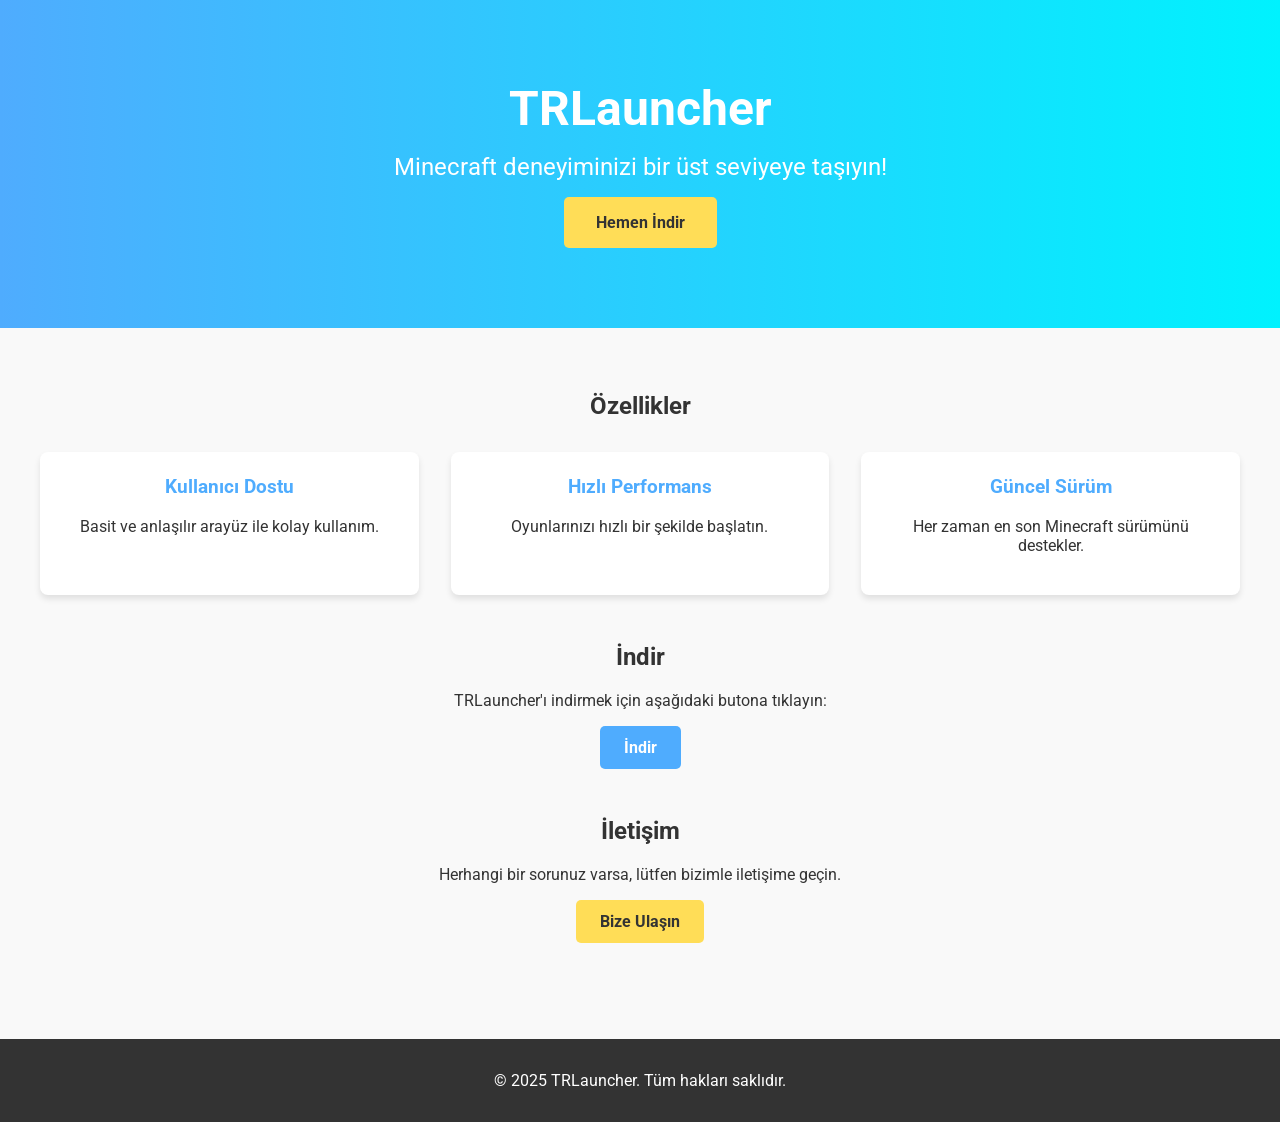
<file: index.html>
<!DOCTYPE html>
<html lang="tr">
<head>
    <meta charset="UTF-8">
    <meta name="viewport" content="width=device-width, initial-scale=1.0">    
    <title>TRLauncher</title>
    <link rel="stylesheet" href="styles.css">
    <link href="https://fonts.googleapis.com/css2?family=Roboto:wght@400;700&display=swap" rel="stylesheet">
    <meta name="google-site-verification" content="X4x4dWuWlZk9AVYq-Xi2np2ulCGWcaNtHpvWJJ5W1mE" />
</head>
<body>
    <header class="hero">
        <div class="container">
            <h1>TRLauncher</h1>
            <p class="tagline">Minecraft deneyiminizi bir üst seviyeye taşıyın!</p>
            <a href="https://github.com/TRLauncher-VisualStudio/main-TRLauncher/releases" class="cta-button">Hemen İndir</a>
        </div>
    </header>
    
    <main class="container">
        <section id="features" class="section">
            <h2>Özellikler</h2>
            <div class="features-grid">
                <div class="feature-item">
                    <h3>Kullanıcı Dostu</h3>
                    <p>Basit ve anlaşılır arayüz ile kolay kullanım.</p>
                </div>
                <div class="feature-item">
                    <h3>Hızlı Performans</h3>
                    <p>Oyunlarınızı hızlı bir şekilde başlatın.</p>
                </div>
                <div class="feature-item">
                    <h3>Güncel Sürüm</h3>
                    <p>Her zaman en son Minecraft sürümünü destekler.</p>
                </div>
            </div>
        </section>
        
        <section id="download" class="section">
            <h2>İndir</h2>
            <p>TRLauncher'ı indirmek için aşağıdaki butona tıklayın:</p>
            <a href="https://github.com/TRLauncher-VisualStudio/main-TRLauncher/releases" class="download-button">İndir</a>
        </section>
        
        <section id="contact" class="section">
            <h2>İletişim</h2>
            <p>Herhangi bir sorunuz varsa, lütfen bizimle iletişime geçin.</p>
            <a href="#" class="contact-button">Bize Ulaşın</a>
        </section>
    </main>
    
    <footer class="footer">
        <p>&copy; 2025 TRLauncher. Tüm hakları saklıdır.</p>
    </footer>
</body>
</html>
</file>
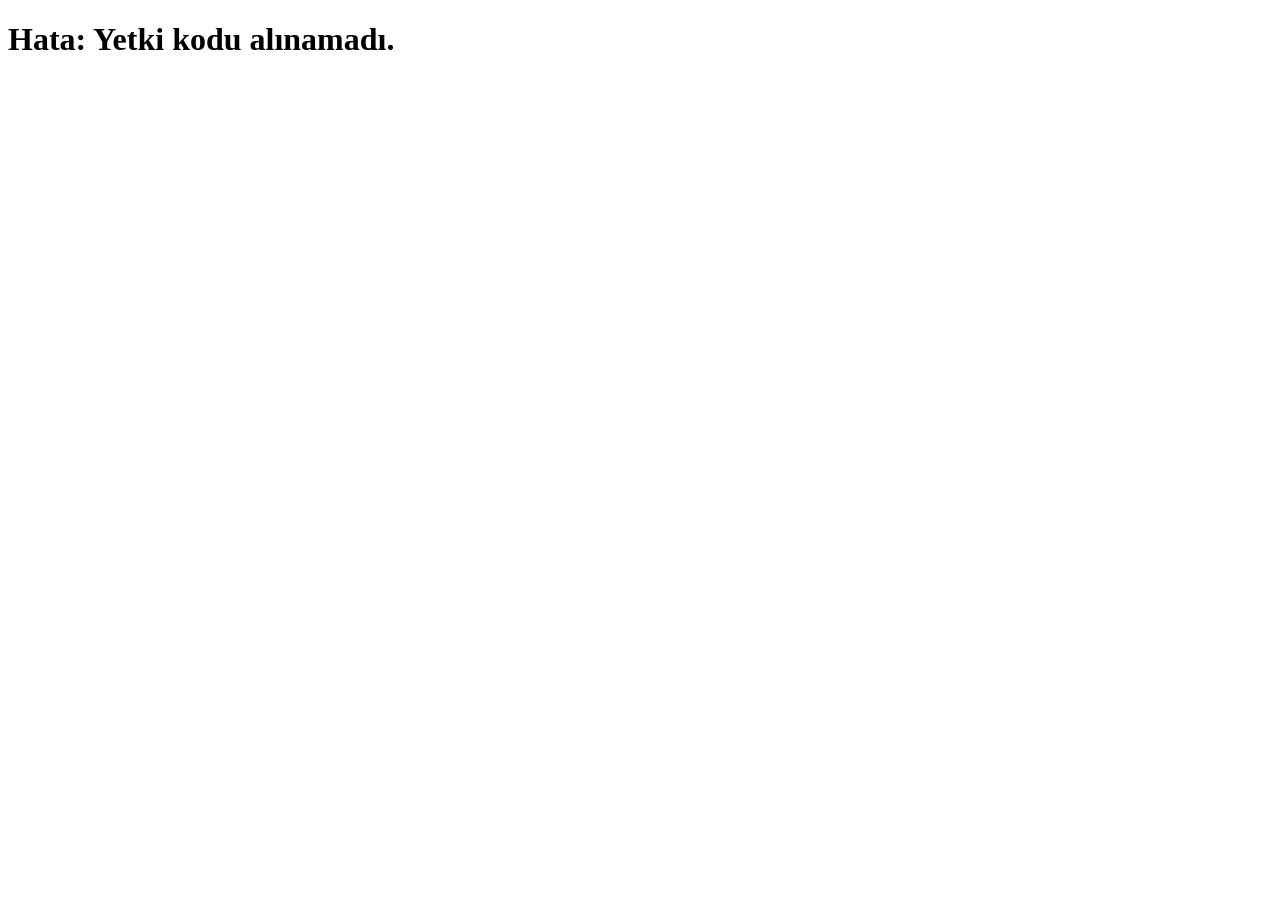
<file: auth.html>
<!DOCTYPE html>
<html lang="en">
<head>
    <meta charset="UTF-8">
    <meta name="viewport" content="width=device-width, initial-scale=1.0">
    <title>TRLauncher - GitHub Doğrulaması</title>
    <script>
        // Sayfa yüklendiğinde çalışacak
        window.onload = function() {
            // URL'deki "code" parametresini yakala
            const urlParams = new URLSearchParams(window.location.search);
            const authCode = urlParams.get('code');
            const error = urlParams.get('error');

            if (error) {
                document.body.innerHTML = "<h1>Hata: Giriş reddedildi.</h1>";
                return;
            }

            if (authCode) {
                // Ana uygulamaya mesaj gönder
                if (window.opener) {
                    window.opener.postMessage({ type: 'github-auth', code: authCode }, '*');
                }
                // Kullanıcıya bilgi ver
                document.body.innerHTML = "<h1>Giriş başarılı! Pencere kapanıyor...</h1>";
                setTimeout(() => window.close(), 2000); // 2 saniye sonra pencereyi kapat
            } else {
                document.body.innerHTML = "<h1>Hata: Yetki kodu alınamadı.</h1>";
            }
        };
    </script>
</head>
<body>
    <p>Yükleniyor...</p>
</body>
</html>
</file>
<file: styles.css>
body {
    font-family: 'Roboto', sans-serif;
    background-color: #f9f9f9;
    color: #333;
    margin: 0;
    padding: 0;
}

.hero {
    background: linear-gradient(to right, #4facfe, #00f2fe);
    color: white;
    text-align: center;
    padding: 4rem 1rem;
}

.hero h1 {
    font-size: 3rem;
    margin: 0;
}

.hero .tagline {
    font-size: 1.5rem;
    margin: 1rem 0;
}

.cta-button {
    display: inline-block;
    padding: 1rem 2rem;
    background: #ffdd57;
    color: #333;
    text-decoration: none;
    font-weight: bold;
    border-radius: 5px;
    transition: background 0.3s;
}

.cta-button:hover {
    background: #ffc107;
}

.container {
    max-width: 1200px;
    margin: 0 auto;
    padding: 1rem;
}

.section {
    margin: 3rem 0;
    text-align: center;
}

.features-grid {
    display: grid;
    grid-template-columns: repeat(auto-fit, minmax(300px, 1fr));
    gap: 2rem;
    margin-top: 2rem;
}

.feature-item {
    background: white;
    padding: 1.5rem;
    border-radius: 8px;
    box-shadow: 0 4px 6px rgba(0, 0, 0, 0.1);
}

.feature-item h3 {
    margin-top: 0;
    color: #4facfe;
}

.download-button {
    display: inline-block;
    padding: 0.75rem 1.5rem;
    background: #4facfe;
    color: white;
    text-decoration: none;
    border-radius: 5px;
    font-weight: bold;
    transition: background 0.3s;
}

.download-button:hover {
    background: #00c6ff;
}

.contact-button {
    display: inline-block;
    padding: 0.75rem 1.5rem;
    background: #ffdd57;
    color: #333;
    text-decoration: none;
    border-radius: 5px;
    font-weight: bold;
    transition: background 0.3s;
}

.contact-button:hover {
    background: #ffc107;
}

.footer {
    background: #333;
    color: white;
    text-align: center;
    padding: 1rem 0;
    margin-top: 2rem;
}
</file>
